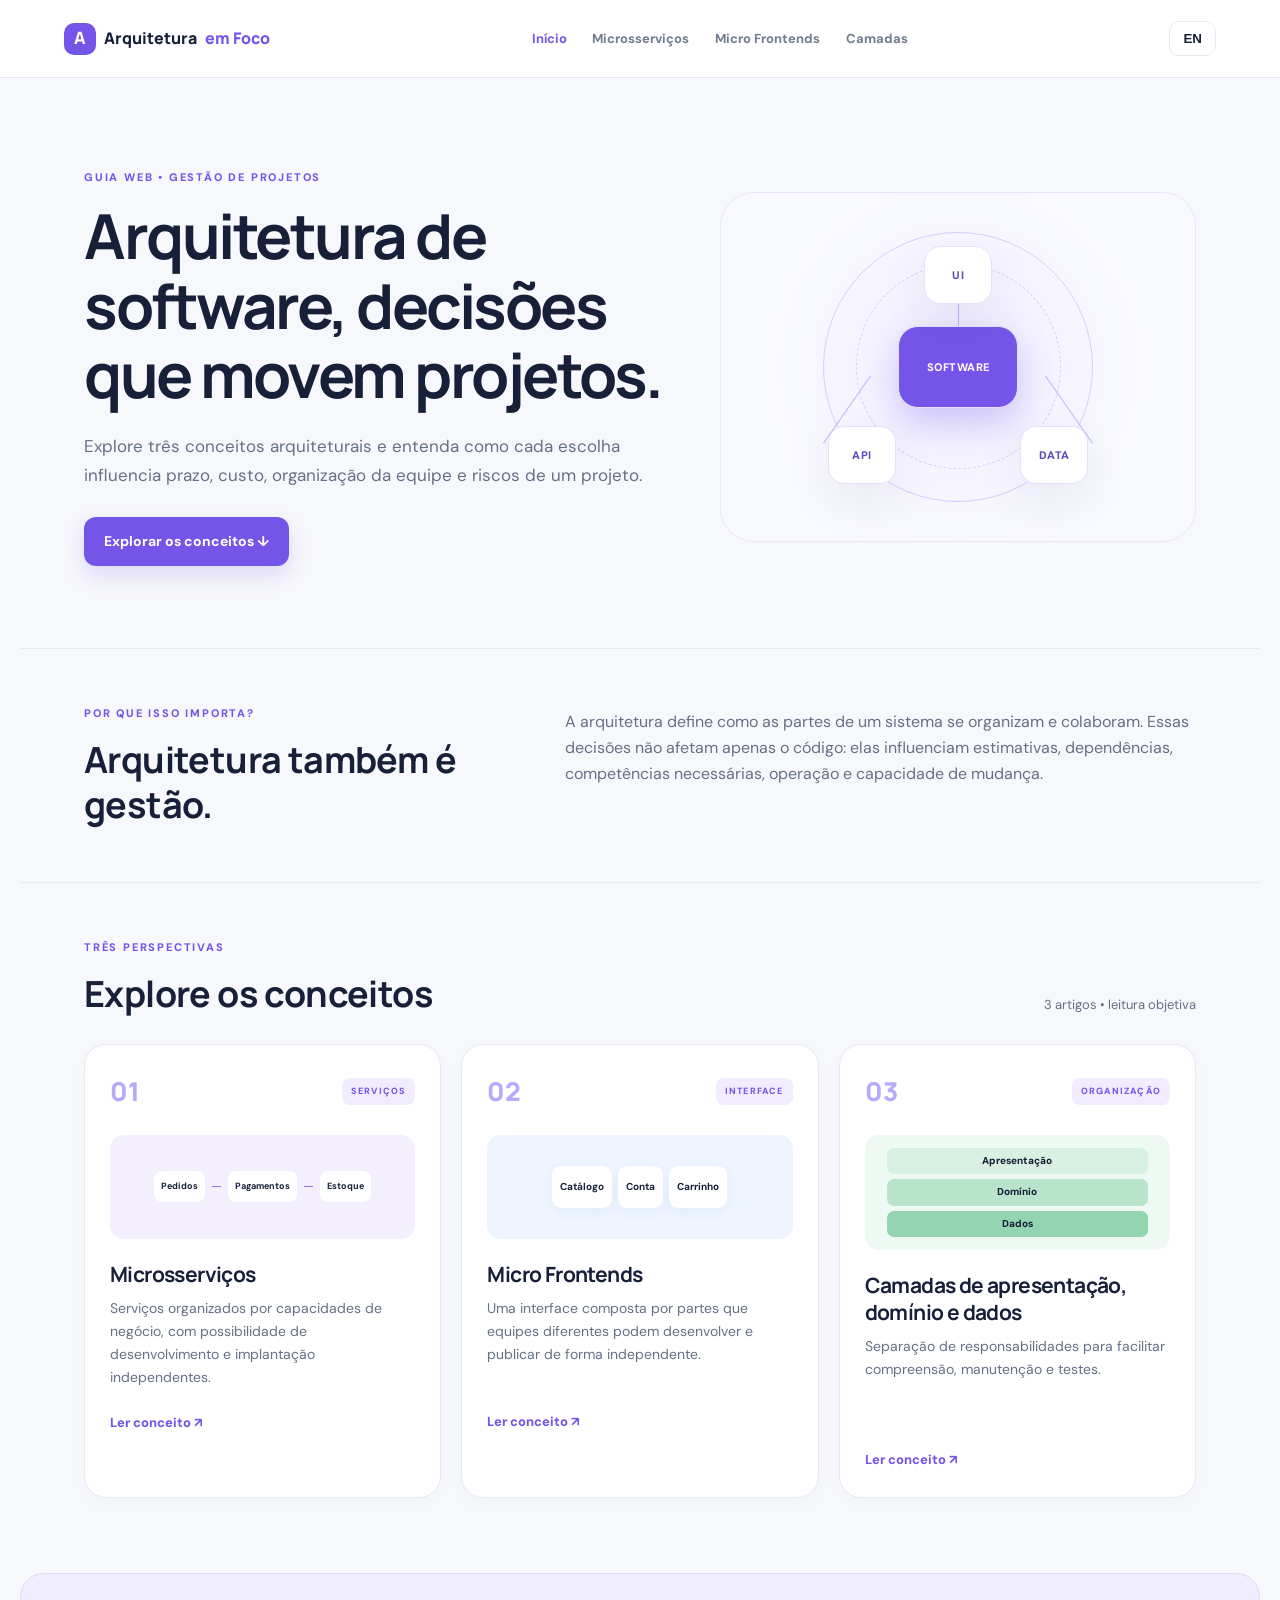
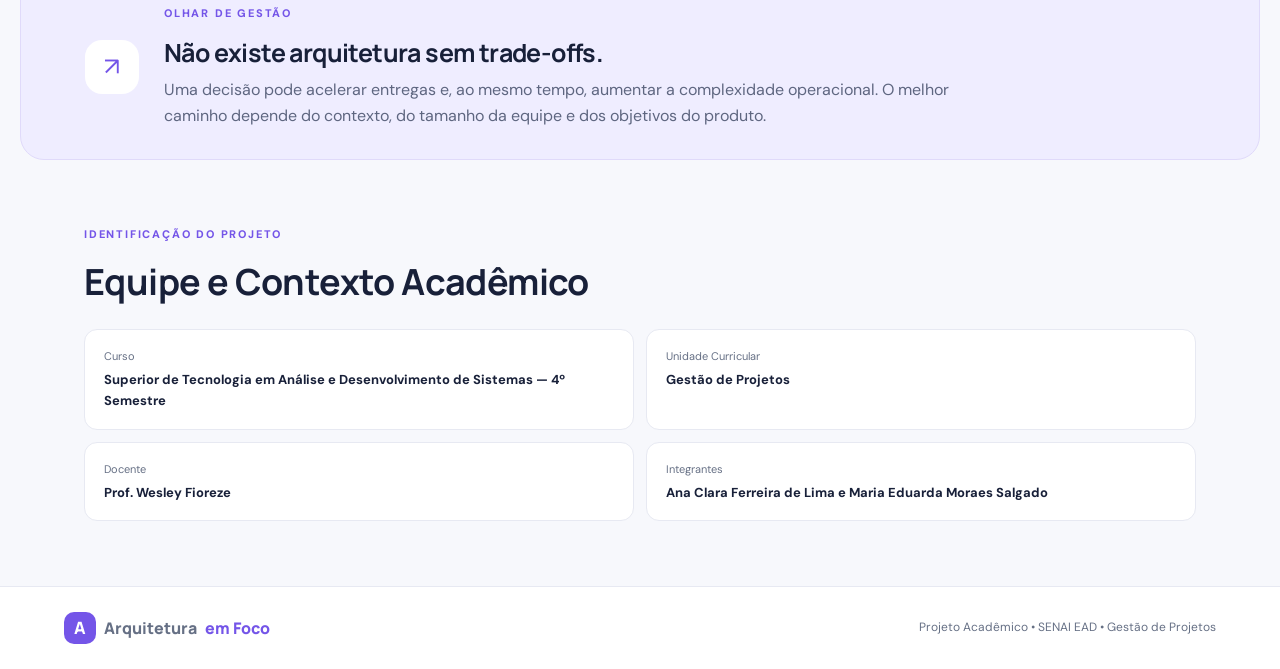
<file: index.html>
<!DOCTYPE html>
<html lang="pt-BR">
<head>
  <meta charset="UTF-8">
  <meta name="viewport" content="width=device-width, initial-scale=1.0">
  <meta name="description" content="Guia visual de arquitetura de software e seus impactos na gestão de projetos.">
  <title>Arquitetura em Foco | Guia Web</title>
  <link rel="stylesheet" href="assets/style.css">
  <script src="assets/script.js" defer></script>
</head>
<body>
  <header class="topbar">
    <a class="brand" href="index.html"><span class="brand-mark">A</span> Arquitetura<span>em Foco</span></a>
    <nav aria-label="Navegação principal">
      <a class="active" href="index.html" data-pt="Início" data-en="Home">Início</a>
      <a href="microsservicos.html" data-pt="Microsserviços" data-en="Microservices">Microsserviços</a>
      <a href="micro-frontends.html" data-pt="Micro Frontends" data-en="Micro Frontends">Micro Frontends</a>
      <a href="camadas.html" data-pt="Camadas" data-en="Layering">Camadas</a>
    </nav>
    <button class="language-button" id="languageToggle" type="button" aria-label="Alternar idioma">EN</button>
  </header>

  <main>
    <section class="hero">
      <div class="hero-copy">
        <p class="eyebrow" data-pt="GUIA WEB • GESTÃO DE PROJETOS" data-en="WEB GUIDE • PROJECT MANAGEMENT">GUIA WEB • GESTÃO DE PROJETOS</p>
        <h1 data-pt="Arquitetura de software, decisões que movem projetos." data-en="Software architecture, decisions that move projects.">Arquitetura de software, decisões que movem projetos.</h1>
        <p class="hero-description" data-pt="Explore três conceitos arquiteturais e entenda como cada escolha influencia prazo, custo, organização da equipe e riscos de um projeto." data-en="Explore three architectural concepts and learn how each choice affects schedule, cost, team organization, and project risks.">Explore três conceitos arquiteturais e entenda como cada escolha influencia prazo, custo, organização da equipe e riscos de um projeto.</p>
        <a class="button button-primary" href="#articles" data-pt="Explorar os conceitos ↓" data-en="Explore the concepts ↓">Explorar os conceitos ↓</a>
      </div>
      <div class="hero-art" aria-label="Ilustração abstrata de módulos conectados">
        <div class="orbit orbit-one"></div><div class="orbit orbit-two"></div>
        <div class="node node-main">SOFTWARE</div>
        <div class="node node-a">UI</div><div class="node node-b">API</div><div class="node node-c">DATA</div>
        <div class="connector connector-a"></div><div class="connector connector-b"></div><div class="connector connector-c"></div>
      </div>
    </section>

    <section class="section intro">
      <div><p class="eyebrow" data-pt="POR QUE ISSO IMPORTA?" data-en="WHY DOES IT MATTER?">POR QUE ISSO IMPORTA?</p>
        <h2 data-pt="Arquitetura também é gestão." data-en="Architecture is also management.">Arquitetura também é gestão.</h2></div>
      <p data-pt="A arquitetura define como as partes de um sistema se organizam e colaboram. Essas decisões não afetam apenas o código: elas influenciam estimativas, dependências, competências necessárias, operação e capacidade de mudança." data-en="Architecture defines how system parts are organized and collaborate. These decisions affect more than code: they influence estimates, dependencies, required skills, operations, and the ability to change.">A arquitetura define como as partes de um sistema se organizam e colaboram. Essas decisões não afetam apenas o código: elas influenciam estimativas, dependências, competências necessárias, operação e capacidade de mudança.</p>
    </section>

    <section class="section" id="articles">
      <div class="section-heading">
        <div><p class="eyebrow" data-pt="TRÊS PERSPECTIVAS" data-en="THREE PERSPECTIVES">TRÊS PERSPECTIVAS</p><h2 data-pt="Explore os conceitos" data-en="Explore the concepts">Explore os conceitos</h2></div>
        <span class="muted" data-pt="3 artigos • leitura objetiva" data-en="3 articles • concise reading">3 artigos • leitura objetiva</span>
      </div>
      <div class="article-grid">
        <article class="article-card card-purple">
          <div class="card-top"><span class="number">01</span><span class="tag" data-pt="SERVIÇOS" data-en="SERVICES">SERVIÇOS</span></div>
          <div class="mini-diagram services-diagram"><span>Pedidos</span><i></i><span>Pagamentos</span><i></i><span>Estoque</span></div>
          <h3 data-pt="Microsserviços" data-en="Microservices">Microsserviços</h3>
          <p data-pt="Serviços organizados por capacidades de negócio, com possibilidade de desenvolvimento e implantação independentes." data-en="Services organized around business capabilities, potentially developed and deployed independently.">Serviços organizados por capacidades de negócio, com possibilidade de desenvolvimento e implantação independentes.</p>
          <a class="text-link" href="microsservicos.html" data-pt="Ler conceito <span aria-hidden='true'>↗</span>" data-en="Read concept <span aria-hidden='true'>↗</span>">Ler conceito <span aria-hidden="true">↗</span></a>
        </article>
        <article class="article-card card-blue">
          <div class="card-top"><span class="number">02</span><span class="tag" data-pt="INTERFACE" data-en="INTERFACE">INTERFACE</span></div>
          <div class="mini-diagram frontend-diagram"><span>Catálogo</span><span>Conta</span><span>Carrinho</span></div>
          <h3>Micro Frontends</h3>
          <p data-pt="Uma interface composta por partes que equipes diferentes podem desenvolver e publicar de forma independente." data-en="An interface composed of parts that different teams can develop and release independently.">Uma interface composta por partes que equipes diferentes podem desenvolver e publicar de forma independente.</p>
          <a class="text-link" href="micro-frontends.html" data-pt="Ler conceito <span aria-hidden='true'>↗</span>" data-en="Read concept <span aria-hidden='true'>↗</span>">Ler conceito <span aria-hidden="true">↗</span></a>
        </article>
        <article class="article-card card-green">
          <div class="card-top"><span class="number">03</span><span class="tag" data-pt="ORGANIZAÇÃO" data-en="STRUCTURE">ORGANIZAÇÃO</span></div>
          <div class="layer-diagram"><span>Apresentação</span><span>Domínio</span><span>Dados</span></div>
          <h3 data-pt="Camadas de apresentação, domínio e dados" data-en="Presentation, domain, and data layers">Camadas de apresentação, domínio e dados</h3>
          <p data-pt="Separação de responsabilidades para facilitar compreensão, manutenção e testes." data-en="Separation of responsibilities to make understanding, maintenance, and testing easier.">Separação de responsabilidades para facilitar compreensão, manutenção e testes.</p>
          <a class="text-link" href="camadas.html" data-pt="Ler conceito <span aria-hidden='true'>↗</span>" data-en="Read concept <span aria-hidden='true'>↗</span>">Ler conceito <span aria-hidden="true">↗</span></a>
        </article>
      </div>
    </section>

    <section class="section management-callout">
      <div class="callout-icon">↗</div>
      <div><p class="eyebrow" data-pt="OLHAR DE GESTÃO" data-en="MANAGEMENT VIEW">OLHAR DE GESTÃO</p><h2 data-pt="Não existe arquitetura sem trade-offs." data-en="There is no architecture without trade-offs.">Não existe arquitetura sem trade-offs.</h2><p data-pt="Uma decisão pode acelerar entregas e, ao mesmo tempo, aumentar a complexidade operacional. O melhor caminho depende do contexto, do tamanho da equipe e dos objetivos do produto." data-en="A decision can speed up delivery while increasing operational complexity. The best path depends on context, team size, and product goals.">Uma decisão pode acelerar entregas e, ao mesmo tempo, aumentar a complexidade operacional. O melhor caminho depende do contexto, do tamanho da equipe e dos objetivos do produto.</p></div>
    </section>

    <section class="section team-section">
      <p class="eyebrow" data-pt="IDENTIFICAÇÃO DO PROJETO" data-en="PROJECT INFORMATION">IDENTIFICAÇÃO DO PROJETO</p>
      <h2 data-pt="Equipe e contexto acadêmico" data-en="Team and academic context">Equipe e Contexto Acadêmico</h2>
      <div class="team-details">
        <div><span data-pt="Curso" data-en="Program">Curso</span><strong>Superior de Tecnologia em Análise e Desenvolvimento de Sistemas — 4º Semestre</strong></div>
        <div><span data-pt="Unidade curricular" data-en="Course unit">Unidade Curricular</span><strong>Gestão de Projetos</strong></div>
        <div><span data-pt="Docente" data-en="Instructor">Docente</span><strong>Prof. Wesley Fioreze</strong></div>
        <div><span data-pt="Integrantes" data-en="Team members">Integrantes</span><strong>Ana Clara Ferreira de Lima e Maria Eduarda Moraes Salgado</strong></div>
      </div>
    </section>
  </main>

  <footer class="footer"><a class="brand" href="index.html"><span class="brand-mark">A</span> Arquitetura <span>em Foco</span></a><span data-pt="Projeto Acadêmico • SENAI EAD • Gestão de Projetos" data-en="Academic Project • SENAI EAD • Project Management">Projeto Acadêmico • SENAI EAD • Gestão de Projetos</span></footer>
</body>
</html>
</file>
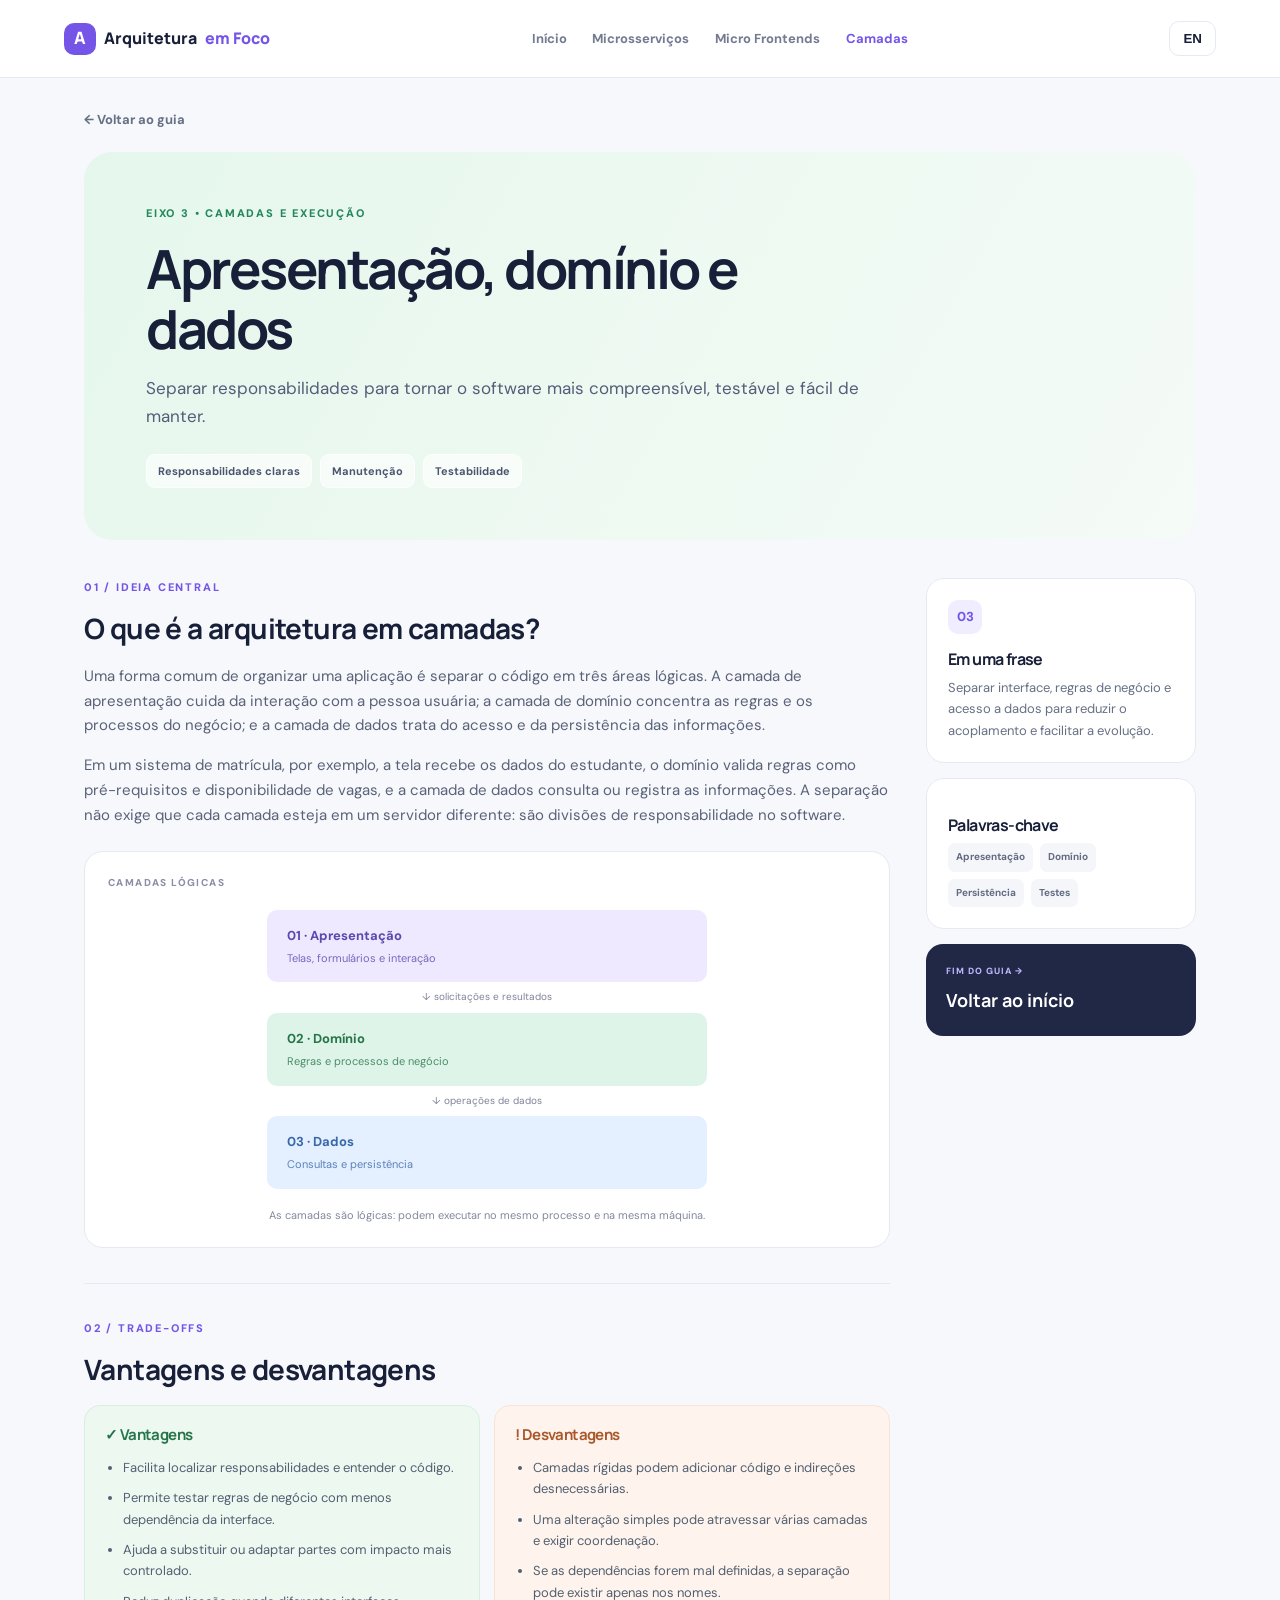
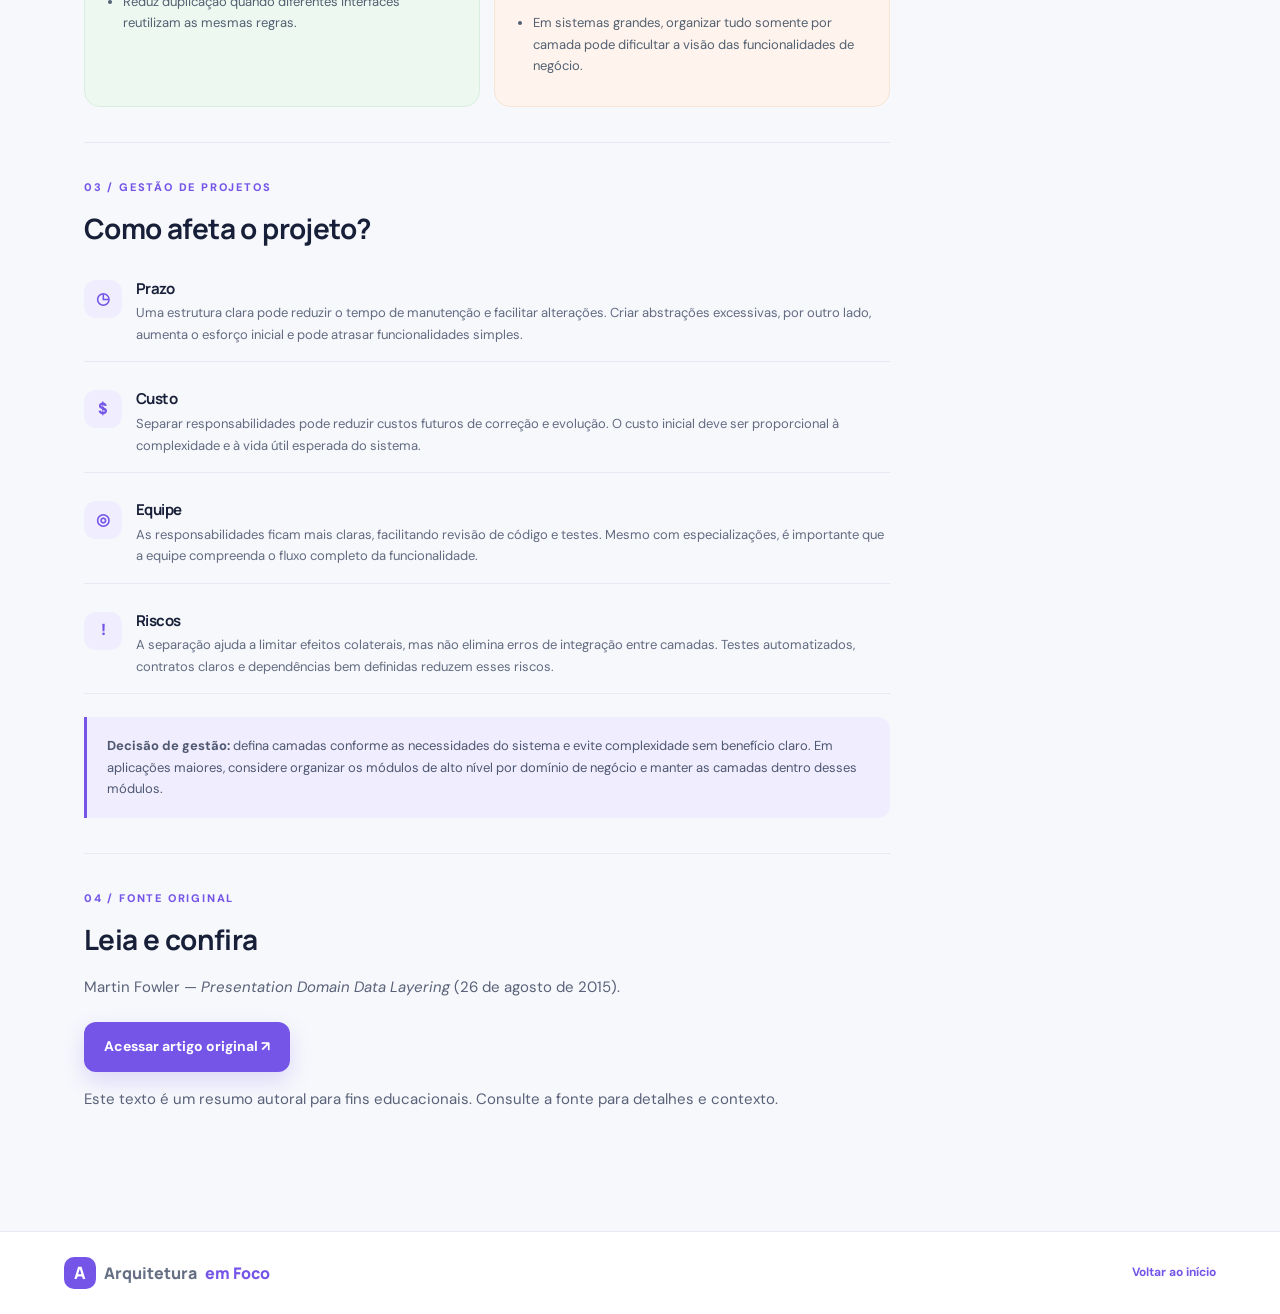
<file: camadas.html>
<!DOCTYPE html>
<html lang="pt-BR"><head><meta charset="UTF-8"><meta name="viewport" content="width=device-width, initial-scale=1.0"><title>Camadas de Software | Arquitetura em Foco</title><link rel="stylesheet" href="assets/style.css"><script src="assets/script.js" defer></script></head>
<body><header class="topbar"><a class="brand" href="index.html"><span class="brand-mark">A</span> Arquitetura <span>em Foco</span></a><nav aria-label="Navegação principal"><a href="index.html" data-pt="Início" data-en="Home">Início</a><a href="microsservicos.html" data-pt="Microsserviços" data-en="Microservices">Microsserviços</a><a href="micro-frontends.html">Micro Frontends</a><a class="active" href="camadas.html" data-pt="Camadas" data-en="Layering">Camadas</a></nav><button class="language-button" id="languageToggle" type="button">EN</button></header>
<main class="article-page"><a class="back-link" href="index.html" data-pt="← Voltar ao guia" data-en="← Back to guide">← Voltar ao guia</a>
<section class="article-hero green-hero"><p class="eyebrow">EIXO 3 • CAMADAS E EXECUÇÃO</p><h1 data-pt="Apresentação, domínio e dados" data-en="Presentation, domain, and data">Apresentação, domínio e dados</h1><p data-pt="Separar responsabilidades para tornar o software mais compreensível, testável e fácil de manter." data-en="Separate responsibilities to make software easier to understand, test, and maintain.">Separar responsabilidades para tornar o software mais compreensível, testável e fácil de manter.</p><div class="hero-pills"><span>Responsabilidades claras</span><span>Manutenção</span><span>Testabilidade</span></div></section>
<section class="content-layout"><article class="content-main"><section class="content-block"><p class="eyebrow">01 / IDEIA CENTRAL</p><h2>O que é a arquitetura em camadas?</h2><p>Uma forma comum de organizar uma aplicação é separar o código em três áreas lógicas. A camada de apresentação cuida da interação com a pessoa usuária; a camada de domínio concentra as regras e os processos do negócio; e a camada de dados trata do acesso e da persistência das informações.</p><p>Em um sistema de matrícula, por exemplo, a tela recebe os dados do estudante, o domínio valida regras como pré-requisitos e disponibilidade de vagas, e a camada de dados consulta ou registra as informações. A separação não exige que cada camada esteja em um servidor diferente: são divisões de responsabilidade no software.</p><div class="diagram-box"><div class="diagram-label">CAMADAS LÓGICAS</div><div class="layers-stack"><div class="layer layer-presentation"><strong>01 · Apresentação</strong><small>Telas, formulários e interação</small></div><div class="layer-arrow">↓ solicitações e resultados</div><div class="layer layer-domain"><strong>02 · Domínio</strong><small>Regras e processos de negócio</small></div><div class="layer-arrow">↓ operações de dados</div><div class="layer layer-data"><strong>03 · Dados</strong><small>Consultas e persistência</small></div></div><p class="diagram-caption">As camadas são lógicas: podem executar no mesmo processo e na mesma máquina.</p></div></section>
<section class="content-block"><p class="eyebrow">02 / TRADE-OFFS</p><h2>Vantagens e desvantagens</h2><div class="pros-cons"><div class="pros"><h3>✓ Vantagens</h3><ul><li>Facilita localizar responsabilidades e entender o código.</li><li>Permite testar regras de negócio com menos dependência da interface.</li><li>Ajuda a substituir ou adaptar partes com impacto mais controlado.</li><li>Reduz duplicação quando diferentes interfaces reutilizam as mesmas regras.</li></ul></div><div class="cons"><h3>! Desvantagens</h3><ul><li>Camadas rígidas podem adicionar código e indireções desnecessárias.</li><li>Uma alteração simples pode atravessar várias camadas e exigir coordenação.</li><li>Se as dependências forem mal definidas, a separação pode existir apenas nos nomes.</li><li>Em sistemas grandes, organizar tudo somente por camada pode dificultar a visão das funcionalidades de negócio.</li></ul></div></div></section>
<section class="content-block"><p class="eyebrow">03 / GESTÃO DE PROJETOS</p><h2>Como afeta o projeto?</h2><div class="impact-list"><div><span class="impact-icon">◷</span><div><h3>Prazo</h3><p>Uma estrutura clara pode reduzir o tempo de manutenção e facilitar alterações. Criar abstrações excessivas, por outro lado, aumenta o esforço inicial e pode atrasar funcionalidades simples.</p></div></div><div><span class="impact-icon">$</span><div><h3>Custo</h3><p>Separar responsabilidades pode reduzir custos futuros de correção e evolução. O custo inicial deve ser proporcional à complexidade e à vida útil esperada do sistema.</p></div></div><div><span class="impact-icon">◎</span><div><h3>Equipe</h3><p>As responsabilidades ficam mais claras, facilitando revisão de código e testes. Mesmo com especializações, é importante que a equipe compreenda o fluxo completo da funcionalidade.</p></div></div><div><span class="impact-icon">!</span><div><h3>Riscos</h3><p>A separação ajuda a limitar efeitos colaterais, mas não elimina erros de integração entre camadas. Testes automatizados, contratos claros e dependências bem definidas reduzem esses riscos.</p></div></div></div><div class="management-note"><strong>Decisão de gestão:</strong> defina camadas conforme as necessidades do sistema e evite complexidade sem benefício claro. Em aplicações maiores, considere organizar os módulos de alto nível por domínio de negócio e manter as camadas dentro desses módulos.</div></section>
<section class="source-block"><p class="eyebrow">04 / FONTE ORIGINAL</p><h2>Leia e confira</h2><p>Martin Fowler — <em>Presentation Domain Data Layering</em> (26 de agosto de 2015).</p><a class="button button-primary" href="https://martinfowler.com/bliki/PresentationDomainDataLayering.html" target="_blank" rel="noopener noreferrer">Acessar artigo original ↗</a><p class="source-note">Este texto é um resumo autoral para fins educacionais. Consulte a fonte para detalhes e contexto.</p></section></article>
<aside class="article-sidebar"><div class="sidebar-card"><span class="sidebar-number">03</span><h3>Em uma frase</h3><p>Separar interface, regras de negócio e acesso a dados para reduzir o acoplamento e facilitar a evolução.</p></div><div class="sidebar-card"><h3>Palavras-chave</h3><div class="keyword-list"><span>Apresentação</span><span>Domínio</span><span>Persistência</span><span>Testes</span></div></div><a class="next-card" href="index.html"><span>FIM DO GUIA →</span><strong>Voltar ao início</strong></a></aside></section></main>
<footer class="footer"><a class="brand" href="index.html"><span class="brand-mark">A</span> Arquitetura <span>em Foco</span></a><a href="index.html">Voltar ao início</a></footer></body></html>
</file>
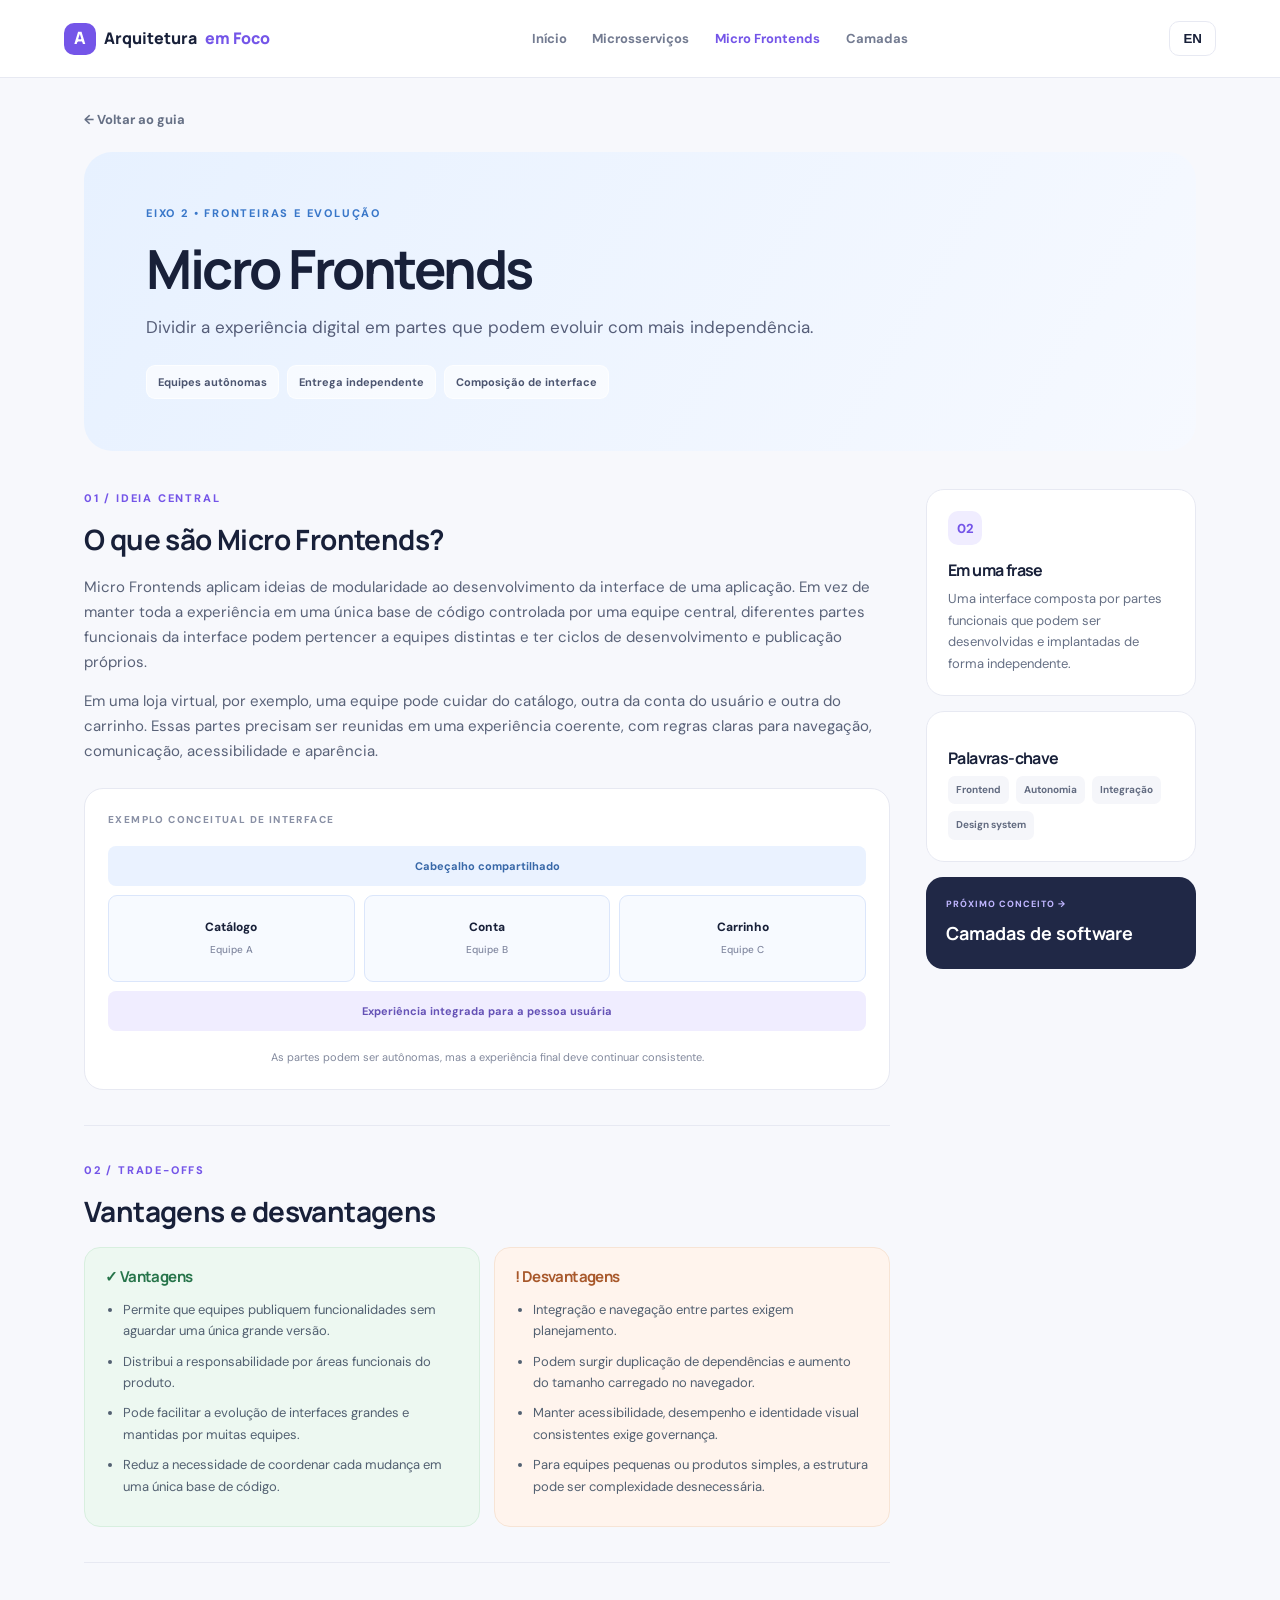
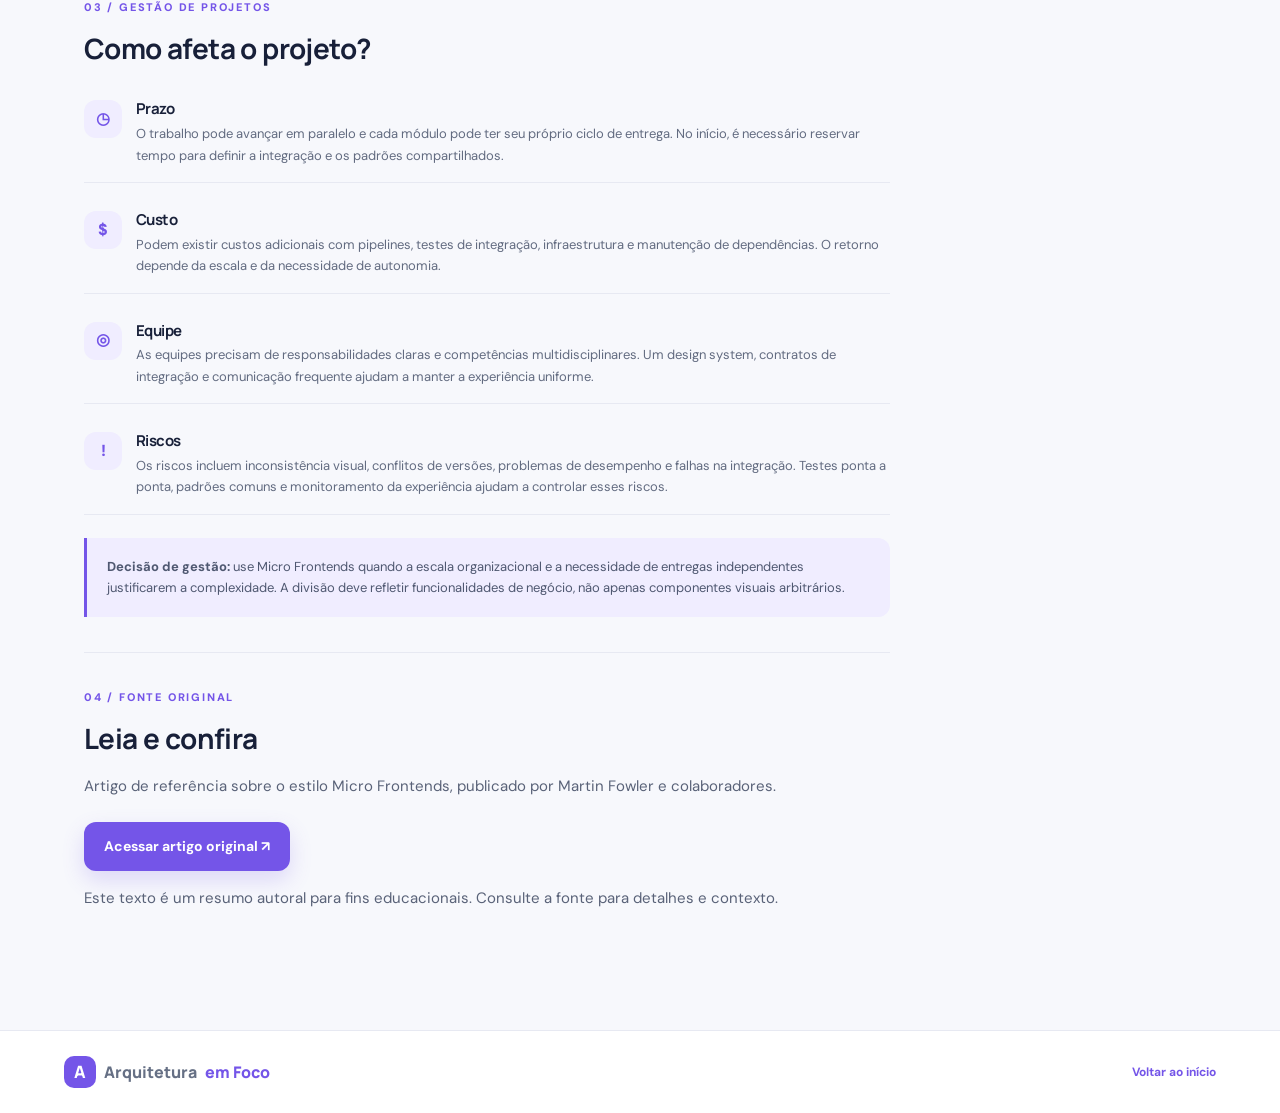
<file: micro-frontends.html>
<!DOCTYPE html>
<html lang="pt-BR"><head><meta charset="UTF-8"><meta name="viewport" content="width=device-width, initial-scale=1.0"><title>Micro Frontends | Arquitetura em Foco</title><link rel="stylesheet" href="assets/style.css"><script src="assets/script.js" defer></script></head>
<body><header class="topbar"><a class="brand" href="index.html"><span class="brand-mark">A</span> Arquitetura <span>em Foco</span></a><nav aria-label="Navegação principal"><a href="index.html" data-pt="Início" data-en="Home">Início</a><a href="microsservicos.html" data-pt="Microsserviços" data-en="Microservices">Microsserviços</a><a class="active" href="micro-frontends.html">Micro Frontends</a><a href="camadas.html" data-pt="Camadas" data-en="Layering">Camadas</a></nav><button class="language-button" id="languageToggle" type="button">EN</button></header>
<main class="article-page"><a class="back-link" href="index.html" data-pt="← Voltar ao guia" data-en="← Back to guide">← Voltar ao guia</a>
<section class="article-hero blue-hero"><p class="eyebrow">EIXO 2 • FRONTEIRAS E EVOLUÇÃO</p><h1>Micro Frontends</h1><p data-pt="Dividir a experiência digital em partes que podem evoluir com mais independência." data-en="Split a digital experience into parts that can evolve more independently.">Dividir a experiência digital em partes que podem evoluir com mais independência.</p><div class="hero-pills"><span>Equipes autônomas</span><span>Entrega independente</span><span>Composição de interface</span></div></section>
<section class="content-layout"><article class="content-main"><section class="content-block"><p class="eyebrow">01 / IDEIA CENTRAL</p><h2>O que são Micro Frontends?</h2><p>Micro Frontends aplicam ideias de modularidade ao desenvolvimento da interface de uma aplicação. Em vez de manter toda a experiência em uma única base de código controlada por uma equipe central, diferentes partes funcionais da interface podem pertencer a equipes distintas e ter ciclos de desenvolvimento e publicação próprios.</p><p>Em uma loja virtual, por exemplo, uma equipe pode cuidar do catálogo, outra da conta do usuário e outra do carrinho. Essas partes precisam ser reunidas em uma experiência coerente, com regras claras para navegação, comunicação, acessibilidade e aparência.</p><div class="diagram-box"><div class="diagram-label">EXEMPLO CONCEITUAL DE INTERFACE</div><div class="frontend-layout"><div class="frontend-header">Cabeçalho compartilhado</div><div class="frontend-module">Catálogo<small>Equipe A</small></div><div class="frontend-module">Conta<small>Equipe B</small></div><div class="frontend-module">Carrinho<small>Equipe C</small></div><div class="frontend-footer">Experiência integrada para a pessoa usuária</div></div><p class="diagram-caption">As partes podem ser autônomas, mas a experiência final deve continuar consistente.</p></div></section>
<section class="content-block"><p class="eyebrow">02 / TRADE-OFFS</p><h2>Vantagens e desvantagens</h2><div class="pros-cons"><div class="pros"><h3>✓ Vantagens</h3><ul><li>Permite que equipes publiquem funcionalidades sem aguardar uma única grande versão.</li><li>Distribui a responsabilidade por áreas funcionais do produto.</li><li>Pode facilitar a evolução de interfaces grandes e mantidas por muitas equipes.</li><li>Reduz a necessidade de coordenar cada mudança em uma única base de código.</li></ul></div><div class="cons"><h3>! Desvantagens</h3><ul><li>Integração e navegação entre partes exigem planejamento.</li><li>Podem surgir duplicação de dependências e aumento do tamanho carregado no navegador.</li><li>Manter acessibilidade, desempenho e identidade visual consistentes exige governança.</li><li>Para equipes pequenas ou produtos simples, a estrutura pode ser complexidade desnecessária.</li></ul></div></div></section>
<section class="content-block"><p class="eyebrow">03 / GESTÃO DE PROJETOS</p><h2>Como afeta o projeto?</h2><div class="impact-list"><div><span class="impact-icon">◷</span><div><h3>Prazo</h3><p>O trabalho pode avançar em paralelo e cada módulo pode ter seu próprio ciclo de entrega. No início, é necessário reservar tempo para definir a integração e os padrões compartilhados.</p></div></div><div><span class="impact-icon">$</span><div><h3>Custo</h3><p>Podem existir custos adicionais com pipelines, testes de integração, infraestrutura e manutenção de dependências. O retorno depende da escala e da necessidade de autonomia.</p></div></div><div><span class="impact-icon">◎</span><div><h3>Equipe</h3><p>As equipes precisam de responsabilidades claras e competências multidisciplinares. Um design system, contratos de integração e comunicação frequente ajudam a manter a experiência uniforme.</p></div></div><div><span class="impact-icon">!</span><div><h3>Riscos</h3><p>Os riscos incluem inconsistência visual, conflitos de versões, problemas de desempenho e falhas na integração. Testes ponta a ponta, padrões comuns e monitoramento da experiência ajudam a controlar esses riscos.</p></div></div></div><div class="management-note"><strong>Decisão de gestão:</strong> use Micro Frontends quando a escala organizacional e a necessidade de entregas independentes justificarem a complexidade. A divisão deve refletir funcionalidades de negócio, não apenas componentes visuais arbitrários.</div></section>
<section class="source-block"><p class="eyebrow">04 / FONTE ORIGINAL</p><h2>Leia e confira</h2><p>Artigo de referência sobre o estilo Micro Frontends, publicado por Martin Fowler e colaboradores.</p><a class="button button-primary" href="https://martinfowler.com/articles/micro-frontends.html" target="_blank" rel="noopener noreferrer">Acessar artigo original ↗</a><p class="source-note">Este texto é um resumo autoral para fins educacionais. Consulte a fonte para detalhes e contexto.</p></section></article>
<aside class="article-sidebar"><div class="sidebar-card"><span class="sidebar-number">02</span><h3>Em uma frase</h3><p>Uma interface composta por partes funcionais que podem ser desenvolvidas e implantadas de forma independente.</p></div><div class="sidebar-card"><h3>Palavras-chave</h3><div class="keyword-list"><span>Frontend</span><span>Autonomia</span><span>Integração</span><span>Design system</span></div></div><a class="next-card" href="camadas.html"><span>PRÓXIMO CONCEITO →</span><strong>Camadas de software</strong></a></aside></section></main>
<footer class="footer"><a class="brand" href="index.html"><span class="brand-mark">A</span> Arquitetura <span>em Foco</span></a><a href="index.html">Voltar ao início</a></footer></body></html>
</file>
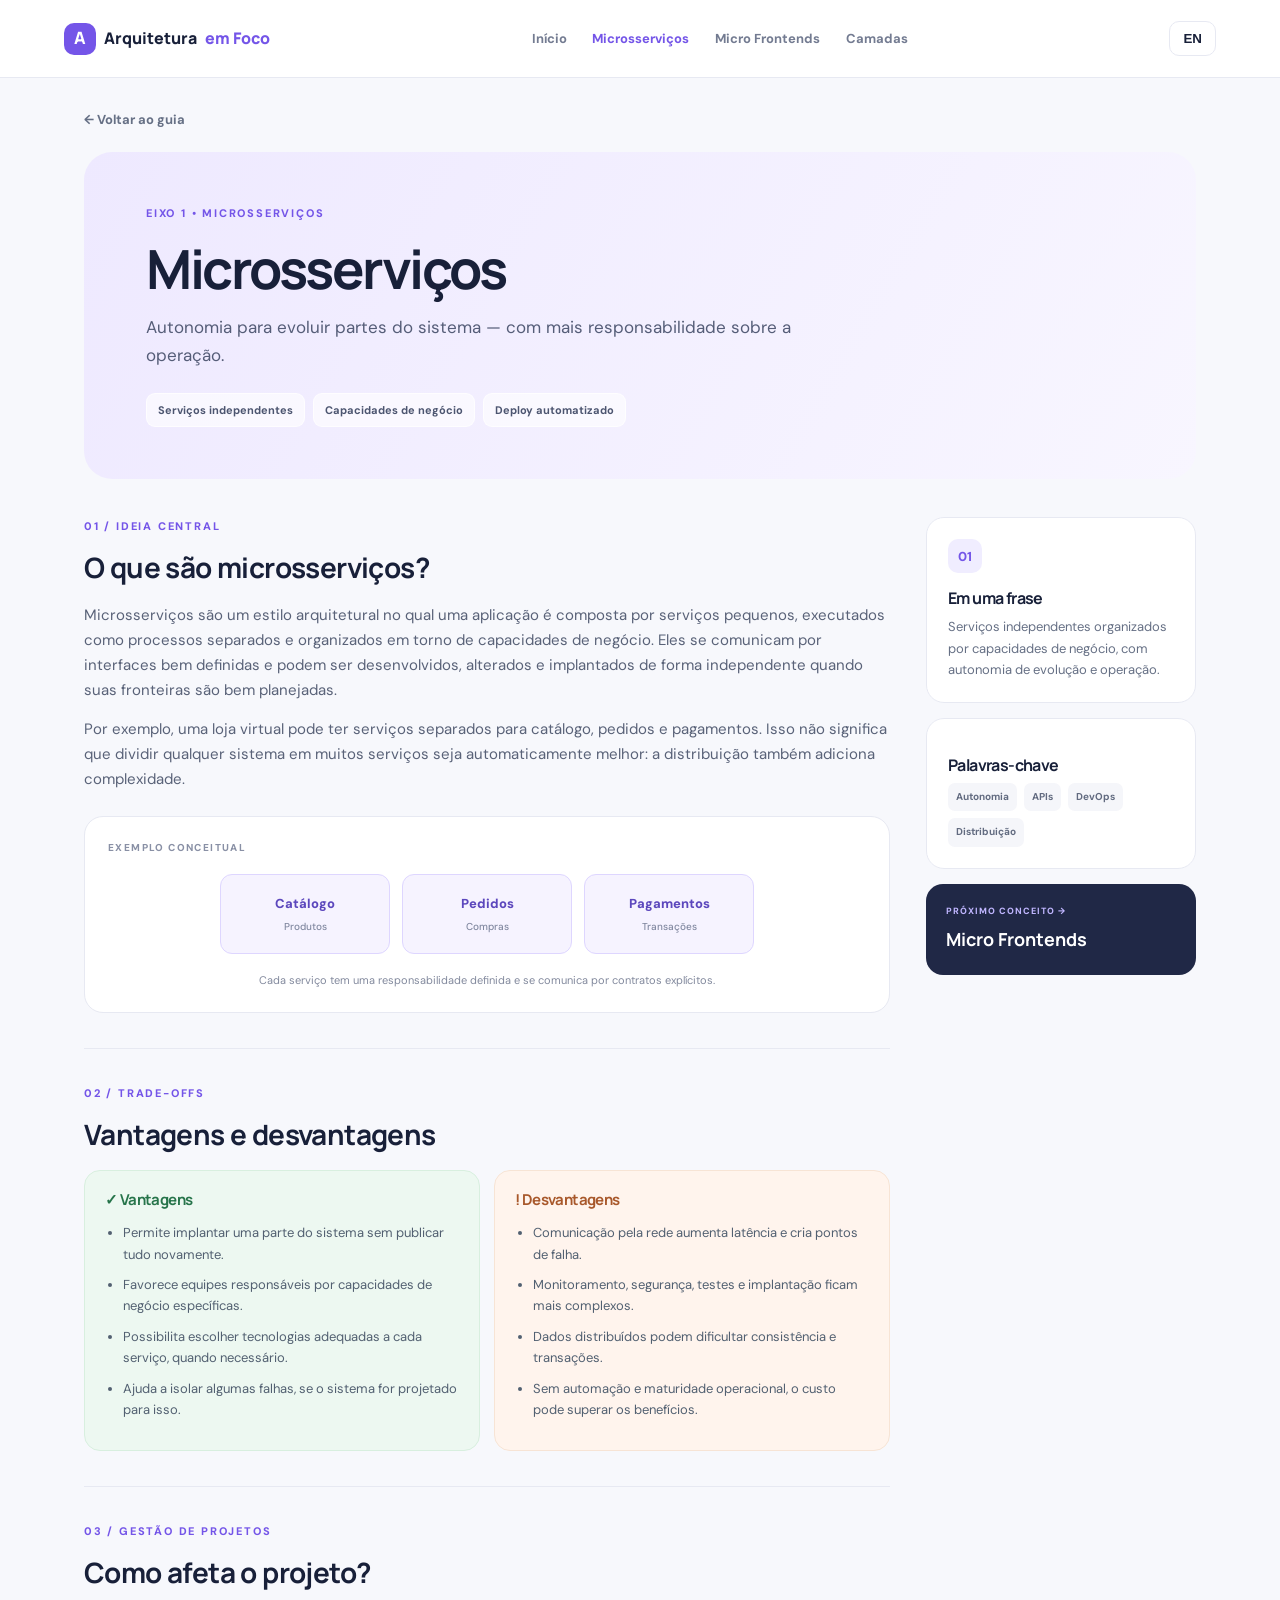
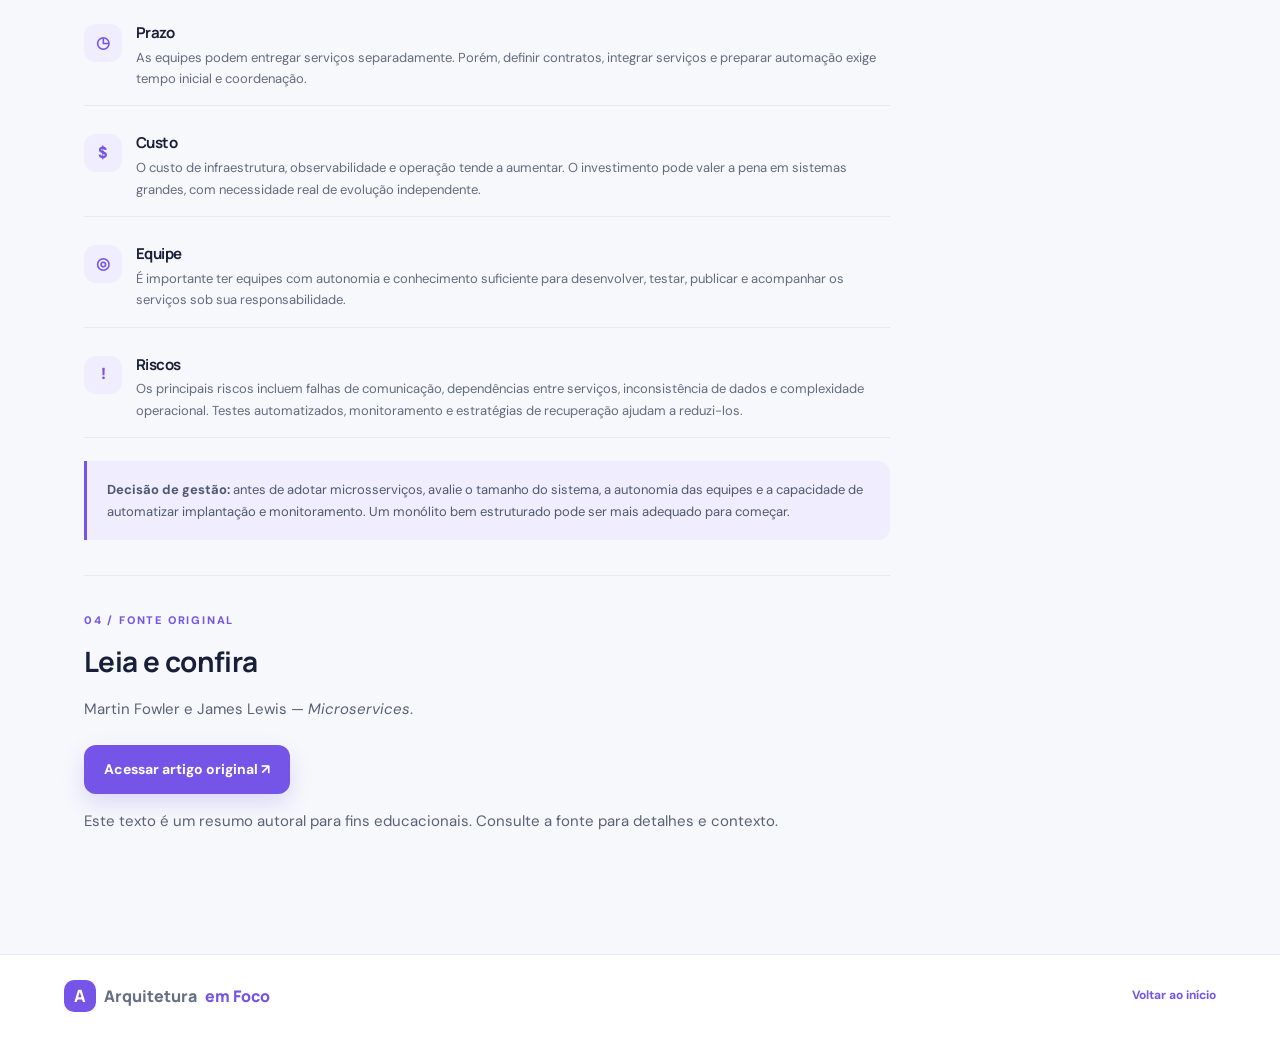
<file: microsservicos.html>
<!DOCTYPE html>
<html lang="pt-BR"><head><meta charset="UTF-8"><meta name="viewport" content="width=device-width, initial-scale=1.0"><title>Microsserviços | Arquitetura em Foco</title><link rel="stylesheet" href="assets/style.css"><script src="assets/script.js" defer></script></head>
<body><header class="topbar"><a class="brand" href="index.html"><span class="brand-mark">A</span> Arquitetura <span>em Foco</span></a><nav aria-label="Navegação principal"><a href="index.html" data-pt="Início" data-en="Home">Início</a><a class="active" href="microsservicos.html" data-pt="Microsserviços" data-en="Microservices">Microsserviços</a><a href="micro-frontends.html">Micro Frontends</a><a href="camadas.html" data-pt="Camadas" data-en="Layering">Camadas</a></nav><button class="language-button" id="languageToggle" type="button">EN</button></header>
<main class="article-page"><a class="back-link" href="index.html" data-pt="← Voltar ao guia" data-en="← Back to guide">← Voltar ao guia</a>
<section class="article-hero purple-hero"><p class="eyebrow">EIXO 1 • MICROSSERVIÇOS</p><h1 data-pt="Microsserviços" data-en="Microservices">Microsserviços</h1><p data-pt="Autonomia para evoluir partes do sistema — com mais responsabilidade sobre a operação." data-en="Autonomy to evolve parts of a system — with greater operational responsibility.">Autonomia para evoluir partes do sistema — com mais responsabilidade sobre a operação.</p><div class="hero-pills"><span>Serviços independentes</span><span>Capacidades de negócio</span><span>Deploy automatizado</span></div></section>
<section class="content-layout"><article class="content-main"><section class="content-block"><p class="eyebrow">01 / IDEIA CENTRAL</p><h2 data-pt="O que são microsserviços?" data-en="What are microservices?">O que são microsserviços?</h2><p data-pt="Microsserviços são um estilo arquitetural no qual uma aplicação é composta por serviços pequenos, executados como processos separados e organizados em torno de capacidades de negócio. Eles se comunicam por interfaces bem definidas e podem ser desenvolvidos, alterados e implantados de forma independente quando suas fronteiras são bem planejadas." data-en="Microservices are an architectural style in which an application is composed of small services running as separate processes and organized around business capabilities. They communicate through well-defined interfaces and can be developed, changed, and deployed independently when their boundaries are well designed.">Microsserviços são um estilo arquitetural no qual uma aplicação é composta por serviços pequenos, executados como processos separados e organizados em torno de capacidades de negócio. Eles se comunicam por interfaces bem definidas e podem ser desenvolvidos, alterados e implantados de forma independente quando suas fronteiras são bem planejadas.</p><p data-pt="Por exemplo, uma loja virtual pode ter serviços separados para catálogo, pedidos e pagamentos. Isso não significa que dividir qualquer sistema em muitos serviços seja automaticamente melhor: a distribuição também adiciona complexidade." data-en="For example, an online store may have separate services for catalog, orders, and payments. This does not mean splitting every system into many services is automatically better: distribution also adds complexity.">Por exemplo, uma loja virtual pode ter serviços separados para catálogo, pedidos e pagamentos. Isso não significa que dividir qualquer sistema em muitos serviços seja automaticamente melhor: a distribuição também adiciona complexidade.</p><div class="diagram-box"><div class="diagram-label">EXEMPLO CONCEITUAL</div><div class="service-flow"><div class="service-box">Catálogo<small>Produtos</small></div><div class="service-box">Pedidos<small>Compras</small></div><div class="service-box">Pagamentos<small>Transações</small></div></div><p class="diagram-caption">Cada serviço tem uma responsabilidade definida e se comunica por contratos explícitos.</p></div></section>
<section class="content-block"><p class="eyebrow">02 / TRADE-OFFS</p><h2 data-pt="Vantagens e desvantagens" data-en="Advantages and disadvantages">Vantagens e desvantagens</h2><div class="pros-cons"><div class="pros"><h3>✓ Vantagens</h3><ul><li>Permite implantar uma parte do sistema sem publicar tudo novamente.</li><li>Favorece equipes responsáveis por capacidades de negócio específicas.</li><li>Possibilita escolher tecnologias adequadas a cada serviço, quando necessário.</li><li>Ajuda a isolar algumas falhas, se o sistema for projetado para isso.</li></ul></div><div class="cons"><h3>! Desvantagens</h3><ul><li>Comunicação pela rede aumenta latência e cria pontos de falha.</li><li>Monitoramento, segurança, testes e implantação ficam mais complexos.</li><li>Dados distribuídos podem dificultar consistência e transações.</li><li>Sem automação e maturidade operacional, o custo pode superar os benefícios.</li></ul></div></div></section>
<section class="content-block"><p class="eyebrow">03 / GESTÃO DE PROJETOS</p><h2 data-pt="Como afeta o projeto?" data-en="How does it affect the project?">Como afeta o projeto?</h2><div class="impact-list"><div><span class="impact-icon">◷</span><div><h3>Prazo</h3><p>As equipes podem entregar serviços separadamente. Porém, definir contratos, integrar serviços e preparar automação exige tempo inicial e coordenação.</p></div></div><div><span class="impact-icon">$</span><div><h3>Custo</h3><p>O custo de infraestrutura, observabilidade e operação tende a aumentar. O investimento pode valer a pena em sistemas grandes, com necessidade real de evolução independente.</p></div></div><div><span class="impact-icon">◎</span><div><h3>Equipe</h3><p>É importante ter equipes com autonomia e conhecimento suficiente para desenvolver, testar, publicar e acompanhar os serviços sob sua responsabilidade.</p></div></div><div><span class="impact-icon">!</span><div><h3>Riscos</h3><p>Os principais riscos incluem falhas de comunicação, dependências entre serviços, inconsistência de dados e complexidade operacional. Testes automatizados, monitoramento e estratégias de recuperação ajudam a reduzi-los.</p></div></div></div><div class="management-note"><strong>Decisão de gestão:</strong> antes de adotar microsserviços, avalie o tamanho do sistema, a autonomia das equipes e a capacidade de automatizar implantação e monitoramento. Um monólito bem estruturado pode ser mais adequado para começar.</div></section>
<section class="source-block"><p class="eyebrow">04 / FONTE ORIGINAL</p><h2>Leia e confira</h2><p>Martin Fowler e James Lewis — <em>Microservices</em>.</p><a class="button button-primary" href="https://martinfowler.com/articles/microservices.html" target="_blank" rel="noopener noreferrer">Acessar artigo original ↗</a><p class="source-note">Este texto é um resumo autoral para fins educacionais. Consulte a fonte para detalhes e contexto.</p></section></article>
<aside class="article-sidebar"><div class="sidebar-card"><span class="sidebar-number">01</span><h3>Em uma frase</h3><p>Serviços independentes organizados por capacidades de negócio, com autonomia de evolução e operação.</p></div><div class="sidebar-card"><h3>Palavras-chave</h3><div class="keyword-list"><span>Autonomia</span><span>APIs</span><span>DevOps</span><span>Distribuição</span></div></div><a class="next-card" href="micro-frontends.html"><span>PRÓXIMO CONCEITO →</span><strong>Micro Frontends</strong></a></aside></section></main>
<footer class="footer"><a class="brand" href="index.html"><span class="brand-mark">A</span> Arquitetura <span>em Foco</span></a><a href="index.html">Voltar ao início</a></footer></body></html>
</file>
<file: assets/style.css>
@import url('https://fonts.googleapis.com/css2?family=DM+Sans:wght@400;500;600;700&family=Manrope:wght@400;500;600;700;800&display=swap');
:root{--ink:#182039;--muted:#667085;--paper:#f7f8fc;--white:#fff;--purple:#7455e8;--line:#e7e9f2;--radius:22px;--shadow:0 18px 50px rgba(30,38,75,.07)}
*{box-sizing:border-box}html{scroll-behavior:smooth}body{margin:0;background:var(--paper);color:var(--ink);font-family:'DM Sans',sans-serif;line-height:1.65}a{color:inherit;text-decoration:none}.topbar{height:auto;min-height:78px;padding:16px max(5vw,24px);display:flex;align-items:center;justify-content:space-between;gap:26px;background:rgba(255,255,255,.92);border-bottom:1px solid var(--line);position:sticky;top:0;z-index:10;backdrop-filter:blur(16px)}.brand{display:flex;align-items:center;gap:8px;font-family:Manrope,sans-serif;font-size:16px;font-weight:800;white-space:nowrap}.brand>span:last-child{color:var(--purple)}.brand-mark{width:32px;height:32px;display:grid;place-items:center;background:var(--purple);color:white;border-radius:10px;font-size:17px}.topbar nav{display:flex;align-items:center;justify-content:center;gap:clamp(10px,2vw,28px)}.topbar nav a{font-size:13px;font-weight:700;color:#737b91;white-space:nowrap}.topbar nav a:hover,.topbar nav a.active{color:var(--purple)}.language-button{border:1px solid var(--line);background:white;border-radius:10px;padding:9px 13px;font-weight:800;color:var(--ink);cursor:pointer}.hero{max-width:1240px;margin:0 auto;padding:90px 5vw 82px;display:grid;grid-template-columns:1.1fr .9fr;align-items:center;gap:55px;min-height:520px}.eyebrow{font-size:11px;letter-spacing:1.8px;font-weight:800;color:var(--purple);margin:0 0 15px}.hero h1,.article-hero h1{font-family:Manrope,sans-serif;font-size:clamp(38px,5vw,62px);letter-spacing:-2.5px;line-height:1.12;margin:0 0 23px;max-width:680px}.hero-description{max-width:600px;color:var(--muted);font-size:17px;margin:0 0 28px}.button{display:inline-flex;align-items:center;justify-content:center;padding:13px 20px;border-radius:12px;font-weight:700;font-size:14px;transition:transform .2s,box-shadow .2s}.button:hover{transform:translateY(-2px)}.button-primary{background:var(--purple);color:white;box-shadow:0 9px 22px #7455e833}.hero-art{height:350px;position:relative;display:grid;place-items:center;overflow:hidden;border:1px solid #e9e6fb;border-radius:34px;background:radial-gradient(circle at 50% 50%,#f0ecff,#f9faff 65%)}.orbit{position:absolute;border:1px solid #d5cdfb;border-radius:50%;width:270px;height:270px}.orbit-two{width:205px;height:205px;border-style:dashed}.node{position:absolute;z-index:2;display:grid;place-items:center;border:1px solid #e5e0ff;background:white;box-shadow:var(--shadow);font-size:11px;font-weight:800;letter-spacing:.5px}.node-main{width:120px;height:82px;border-radius:20px;background:#7455e8;color:white;box-shadow:0 15px 35px #7455e84a}.node-a,.node-b,.node-c{width:68px;height:58px;border-radius:16px;color:#5e4ac0}.node-a{top:53px;left:calc(50% - 34px)}.node-b{bottom:57px;left:calc(50% - 130px)}.node-c{bottom:57px;right:calc(50% - 130px)}.connector{position:absolute;width:1px;height:72px;background:#bdb2f5;transform-origin:top}.connector-a{top:111px}.connector-b{height:82px;top:183px;left:calc(50% - 88px);transform:rotate(35deg)}.connector-c{height:82px;top:183px;right:calc(50% - 88px);transform:rotate(-35deg)}.section{max-width:1240px;margin:0 auto;padding:55px 5vw}.intro{display:grid;grid-template-columns:.8fr 1.2fr;gap:60px;align-items:start;border-top:1px solid var(--line);border-bottom:1px solid var(--line)}h2,h3{font-family:Manrope,sans-serif;line-height:1.25;letter-spacing:-.6px}h2{font-size:clamp(27px,3vw,36px);margin:0}.intro>p{margin:5px 0 0;color:var(--muted);font-size:16px}.section-heading{display:flex;align-items:end;justify-content:space-between;gap:20px;margin-bottom:28px}.muted{color:var(--muted);font-size:13px}.article-grid{display:grid;grid-template-columns:repeat(3,1fr);gap:20px}.article-card{padding:25px;border:1px solid var(--line);border-radius:var(--radius);background:white;box-shadow:0 6px 25px #18203905;transition:transform .25s,box-shadow .25s}.article-card:hover{transform:translateY(-5px);box-shadow:var(--shadow)}.card-top{display:flex;align-items:center;justify-content:space-between}.number{font-family:Manrope,sans-serif;font-size:26px;font-weight:800;color:#b8aafa}.tag{font-size:9px;font-weight:800;letter-spacing:1.2px;color:#7455e8;background:#f1edff;padding:6px 9px;border-radius:8px}.article-card h3{font-size:21px;margin:22px 0 10px}.article-card p{color:var(--muted);font-size:14px;min-height:91px;margin:0 0 20px}.text-link{font-size:13px;font-weight:800;color:var(--purple)}.mini-diagram{margin-top:22px;min-height:104px;border-radius:14px;padding:17px 12px;display:flex;align-items:center;justify-content:center;gap:7px}.services-diagram{background:#f3efff}.services-diagram span{padding:8px 7px;background:white;border-radius:8px;font-size:9px;font-weight:700}.services-diagram i{height:1px;width:9px;background:#8c77df}.frontend-diagram{background:#eef5ff;gap:6px}.frontend-diagram span{font-size:10px;font-weight:700;padding:13px 8px;border-radius:9px;background:white;box-shadow:0 4px 12px #335f9910}.layer-diagram{display:grid;gap:5px;margin-top:22px;min-height:104px;padding:13px 22px;background:#eff9f3;border-radius:14px}.layer-diagram span{padding:5px 10px;border-radius:7px;text-align:center;font-size:10px;font-weight:800}.layer-diagram span:nth-child(1){background:#d7f0e1}.layer-diagram span:nth-child(2){background:#b7e4ca}.layer-diagram span:nth-child(3){background:#92d5b0}.management-callout{display:flex;align-items:center;gap:25px;margin-top:20px;margin-bottom:30px;padding-top:30px;padding-bottom:30px;background:#efedff;border:1px solid #e0dafa;border-radius:24px}.callout-icon{flex:0 0 54px;width:54px;height:54px;display:grid;place-items:center;border-radius:17px;background:white;color:var(--purple);font-size:25px}.management-callout h2{font-size:25px;margin-bottom:8px}.management-callout p:last-child{margin:0;color:#5e6680;max-width:850px}.team-section{padding-top:35px;padding-bottom:65px}.team-section h2{margin-bottom:25px}.team-details{display:grid;grid-template-columns:repeat(2,1fr);gap:12px}.team-details div{display:flex;flex-direction:column;gap:4px;padding:17px 19px;background:white;border:1px solid var(--line);border-radius:13px}.team-details span{font-size:11px;color:var(--muted)}.team-details strong{font-size:13px}.small-note,.source-note{font-size:12px;color:var(--muted)}.footer{display:flex;justify-content:space-between;align-items:center;gap:20px;padding:25px 5vw;border-top:1px solid var(--line);background:white;color:var(--muted);font-size:12px}.footer a:not(.brand){color:var(--purple);font-weight:700}.article-page{max-width:1240px;margin:auto;padding:28px 5vw 70px}.back-link{font-size:13px;font-weight:700;color:var(--muted);display:inline-block;margin:0 0 22px}.back-link:hover{color:var(--purple)}.article-hero{padding:52px clamp(25px,5vw,62px);border-radius:28px;margin-bottom:38px;overflow:hidden}.article-hero h1{font-size:clamp(38px,5vw,54px);margin-bottom:15px}.article-hero>p:not(.eyebrow){font-size:17px;max-width:720px;color:#555d78;margin:0}.purple-hero{background:linear-gradient(120deg,#eee9ff,#f8f6ff)}.blue-hero{background:linear-gradient(120deg,#e7f1ff,#f6f9ff)}.green-hero{background:linear-gradient(120deg,#e5f7ec,#f5fbf7)}.blue-hero .eyebrow{color:#3977c9}.green-hero .eyebrow{color:#23875a}.hero-pills{display:flex;flex-wrap:wrap;gap:8px;margin-top:24px}.hero-pills span{padding:7px 11px;border:1px solid #ffffffb5;background:#ffffff9c;border-radius:9px;font-size:11px;font-weight:700;color:#4c5570}.content-layout{display:grid;grid-template-columns:minmax(0,1fr) 270px;gap:36px;align-items:start}.content-main{min-width:0}.content-block,.source-block{padding:0 0 35px;margin-bottom:35px;border-bottom:1px solid var(--line)}.content-block h2,.source-block h2{font-size:28px;margin-bottom:18px}.content-block>p:not(.eyebrow),.source-block>p:not(.eyebrow){color:#596278;font-size:15px}.diagram-box{background:white;border:1px solid var(--line);border-radius:19px;padding:23px;margin-top:24px}.diagram-label{font-size:10px;letter-spacing:1.4px;font-weight:800;color:#8990a5;margin-bottom:18px}.service-flow{display:flex;align-items:center;justify-content:center;gap:12px}.service-box{flex:1;max-width:170px;text-align:center;padding:18px 10px;border:1px solid #ded6ff;background:#f6f3ff;border-radius:12px;font-weight:800;font-size:13px;color:#5c47bd}.service-box small,.frontend-module small{display:block;font-size:10px;color:#8188a0;font-weight:500;margin-top:4px}.diagram-caption{font-size:11px;color:#82899d;text-align:center;margin:17px 0 0}.pros-cons{display:grid;grid-template-columns:1fr 1fr;gap:14px}.pros-cons>div{padding:20px;border-radius:16px}.pros{background:#edf8f1;border:1px solid #d8efdf}.cons{background:#fff4ed;border:1px solid #f7e4d5}.pros-cons h3{font-size:15px;margin:0 0 12px;color:#26744a}.cons h3{color:#a8582b}.pros-cons ul{margin:0;padding-left:18px;color:#526071;font-size:13px}.pros-cons li{margin:0 0 9px}.impact-list{display:grid;gap:12px}.impact-list>div{display:flex;gap:14px;padding:16px 0;border-bottom:1px solid var(--line)}.impact-icon{flex:0 0 38px;width:38px;height:38px;border-radius:12px;display:grid;place-items:center;background:#f0edff;color:var(--purple);font-weight:800}.impact-list h3{font-size:15px;margin:0 0 4px}.impact-list p{font-size:13px;color:#626b80;margin:0}.management-note{margin-top:23px;padding:18px 20px;background:#f0edff;border-left:3px solid var(--purple);border-radius:0 12px 12px 0;color:#4f5871;font-size:13px}.source-block{border-bottom:0;margin-bottom:0}.source-block .button{margin-top:8px}.article-sidebar{display:grid;gap:15px;position:sticky;top:100px}.sidebar-card{background:white;border:1px solid var(--line);border-radius:18px;padding:21px}.sidebar-number{display:inline-grid;place-items:center;width:34px;height:34px;background:#f0edff;color:var(--purple);font-weight:800;border-radius:10px;font-size:13px}.sidebar-card h3{font-size:16px;margin:15px 0 8px}.sidebar-card p{font-size:13px;color:var(--muted);margin:0}.keyword-list{display:flex;flex-wrap:wrap;gap:7px}.keyword-list span{padding:6px 8px;background:#f5f6fa;border-radius:7px;color:#626b80;font-size:10px;font-weight:700}.next-card{display:flex;flex-direction:column;gap:7px;padding:20px;border-radius:17px;background:#202846;color:white}.next-card span{font-size:9px;letter-spacing:1px;color:#c0b6ff;font-weight:800}.next-card strong{font-family:Manrope,sans-serif;font-size:18px}.frontend-layout{display:grid;grid-template-columns:repeat(3,1fr);gap:9px}.frontend-header,.frontend-footer{grid-column:1/-1;padding:11px;text-align:center;border-radius:8px;font-size:11px;font-weight:700}.frontend-header{background:#eaf2ff;color:#3868a8}.frontend-footer{background:#f0edff;color:#6552b6}.frontend-module{padding:22px 7px;text-align:center;border:1px solid #dbe6fb;border-radius:9px;font-size:12px;font-weight:800;background:#f7faff}.layers-stack{max-width:440px;margin:0 auto;display:grid;gap:7px}.layer{padding:15px 20px;border-radius:10px;display:flex;flex-direction:column;gap:3px}.layer strong{font-size:13px}.layer small{font-size:11px;opacity:.8}.layer-presentation{background:#eee9ff;color:#5b48ae}.layer-domain{background:#dff4e8;color:#26744a}.layer-data{background:#e4efff;color:#3868a8}.layer-arrow{text-align:center;font-size:10px;color:#7d8499}
@media(max-width:950px){.topbar{flex-wrap:wrap;justify-content:space-between}.topbar nav{order:3;width:100%;overflow-x:auto;justify-content:flex-start;padding:5px 0}.hero{gap:25px}.content-layout{grid-template-columns:minmax(0,1fr) 220px;gap:20px}.article-card{padding:20px}.article-card p{min-height:120px}}
@media(max-width:700px){.topbar{padding:13px 5vw}.brand{font-size:14px}.hero{grid-template-columns:1fr;padding-top:55px;padding-bottom:50px;gap:30px}.hero-art{height:280px}.intro{grid-template-columns:1fr;gap:12px}.section{padding-top:40px;padding-bottom:40px}.article-grid{grid-template-columns:1fr}.article-card p{min-height:0}.section-heading{align-items:start;flex-direction:column}.management-callout{align-items:flex-start}.team-details{grid-template-columns:1fr}.footer{align-items:flex-start;flex-direction:column}.article-page{padding-top:20px}.article-hero{padding:35px 25px}.content-layout{grid-template-columns:1fr}.article-sidebar{position:static;grid-template-columns:1fr 1fr}.next-card{grid-column:1/-1}.pros-cons{grid-template-columns:1fr}.service-flow{gap:6px}.service-box{padding:14px 5px;font-size:11px}.content-block h2,.source-block h2{font-size:25px}}
@media(max-width:390px){.article-sidebar{grid-template-columns:1fr}.next-card{grid-column:auto}.hero h1{font-size:38px}.service-box{font-size:10px}.diagram-box{padding:15px}}
</file>
